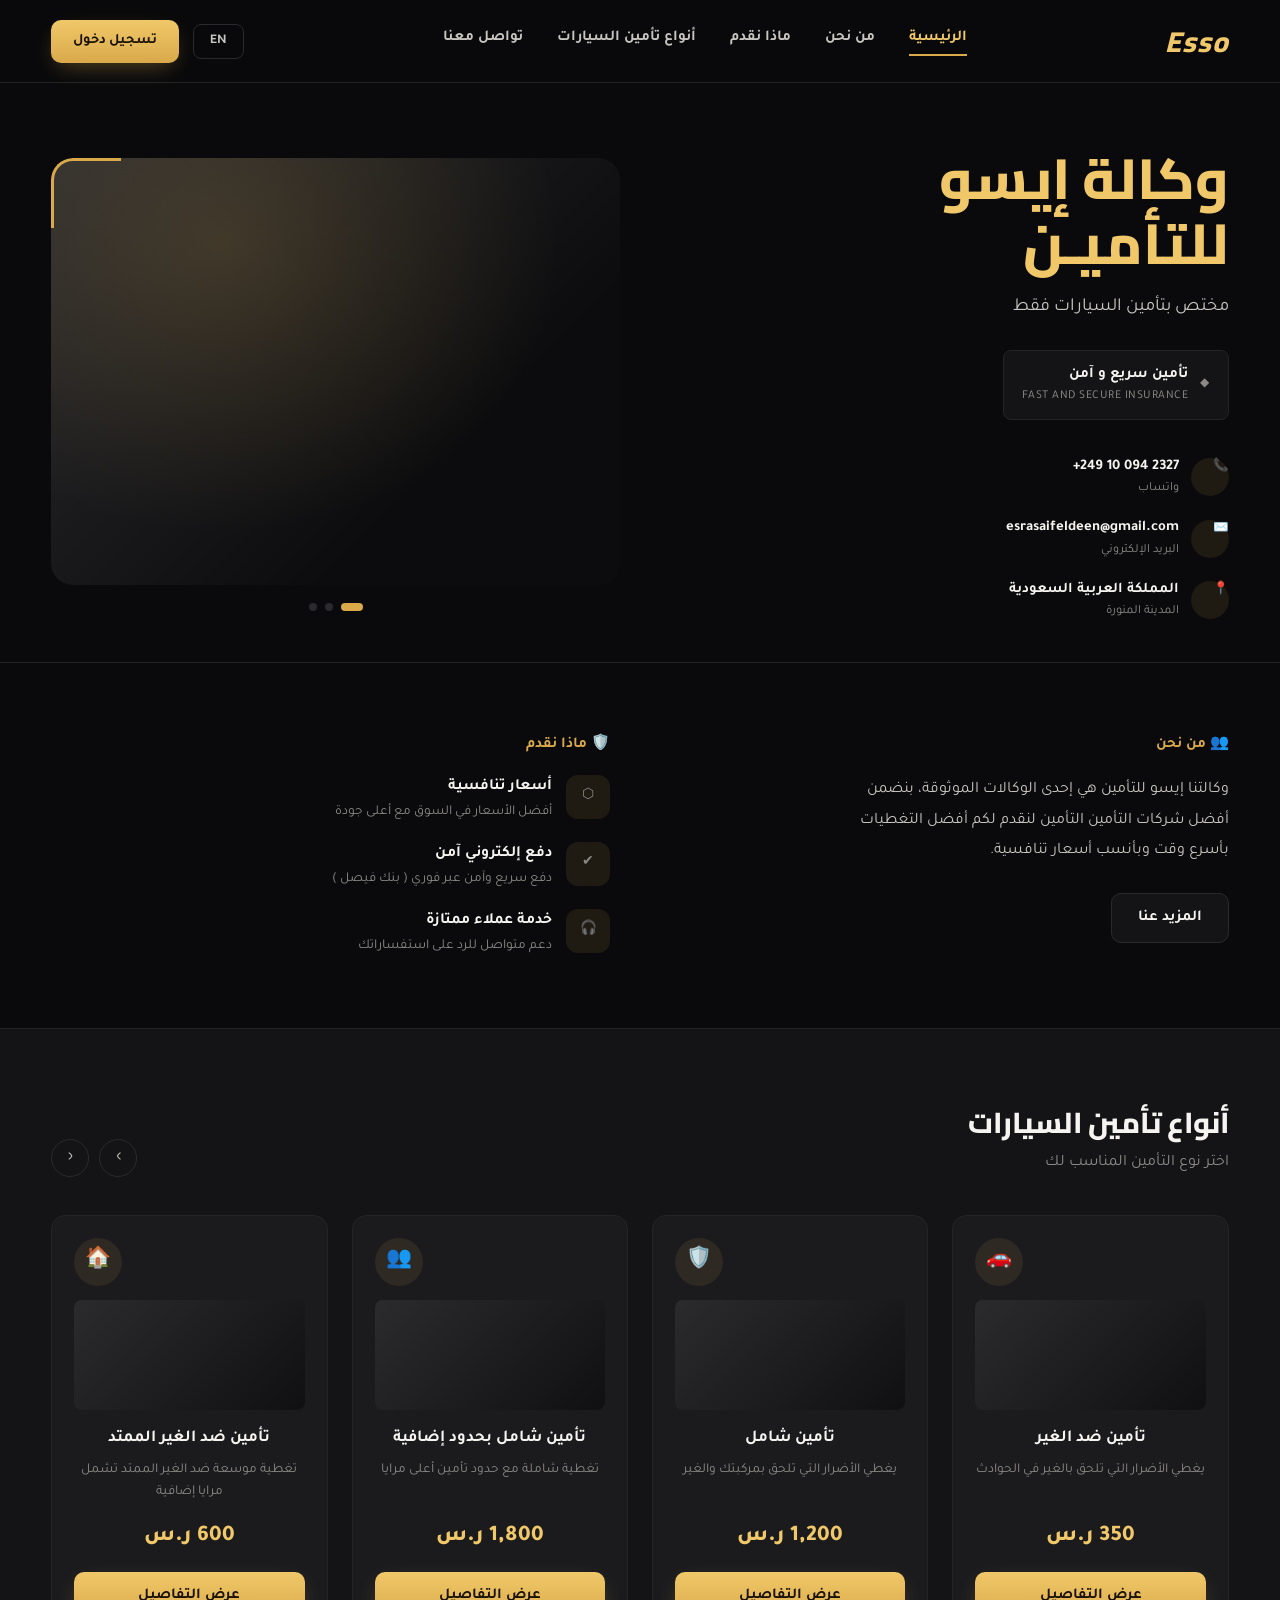
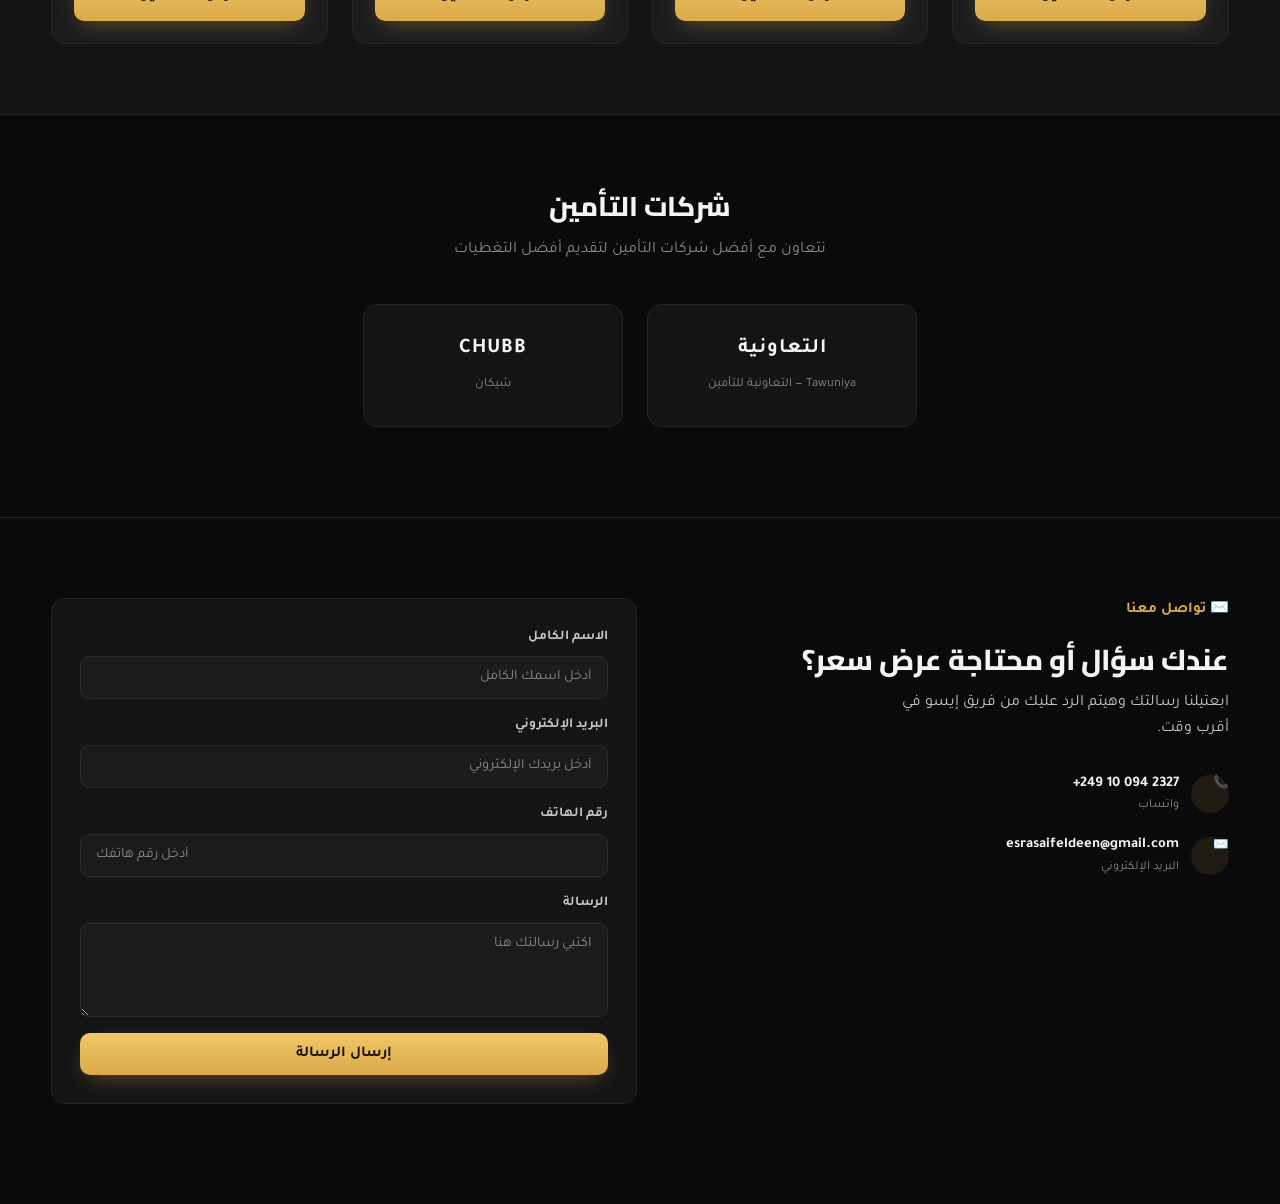
<file: index.html>
<!DOCTYPE html>
<html lang="ar" dir="rtl">
<head>
<meta charset="UTF-8">
<meta name="viewport" content="width=device-width, initial-scale=1.0">
<title>وكالة إيسو للتأمين</title>
<link rel="stylesheet" href="style.css">
<link rel="stylesheet" href="landing.css">
</head>
<body>

<!-- ===================== Header ===================== -->
<header class="site-header">
  <div class="container header-inner">
    <a class="logo" href="#">
      <span class="logo-script">Esso</span>
    </a>

    <nav class="main-nav">
      <a class="active" href="#hero">الرئيسية</a>
      <a href="#about">من نحن</a>
      <a href="#offers">ماذا نقدم</a>
      <a href="#types">أنواع تأمين السيارات</a>
      <a href="#contact">تواصل معنا</a>
    </nav>

    <div class="header-actions">
      <button class="lang-toggle">EN</button>
      <a href="dashboard.html" class="btn btn-gold btn-small">تسجيل دخول</a>
    </div>
  </div>
</header>

<!-- ===================== Hero ===================== -->
<section class="hero" id="hero">
  <div class="container hero-grid">
    <div class="hero-copy">
      <h1>وكالة إيسو <br> للتأميـن</h1>
      <p class="hero-sub">مختص بتأمين السيارات فقط</p>

      <div class="hero-tag">
        <span class="tag-icon">◆</span>
        <div>
          <strong>تأمين سريع و آمن</strong>
          <span>FAST AND SECURE INSURANCE</span>
        </div>
      </div>

      <ul class="contact-strip">
        <li>
          <span class="ci-icon">📞</span>
          <div>
            <strong>2327 094 10 249+</strong>
            <span>واتساب</span>
          </div>
        </li>
        <li>
          <span class="ci-icon">✉️</span>
          <div>
            <strong>esrasaifeldeen@gmail.com</strong>
            <span>البريد الإلكتروني</span>
          </div>
        </li>
        <li>
          <span class="ci-icon">📍</span>
          <div>
            <strong>المملكة العربية السعودية</strong>
            <span>المدينة المنورة</span>
          </div>
        </li>
      </ul>
    </div>

    <div class="hero-media">
      <div class="hero-media-frame">
        <div class="car-photo" role="img" aria-label="صورة سيارة فارهة"></div>
        <span class="frame-corner"></span>
      </div>
      <div class="hero-dots">
        <span class="dot active"></span>
        <span class="dot"></span>
        <span class="dot"></span>
      </div>
    </div>
  </div>
</section>

<!-- ===================== About + Offers ===================== -->
<section class="split-section">
  <div class="container split-grid">

    <div class="split-col" id="about">
      <span class="eyebrow">👥 من نحن</span>
      <p class="split-text">
        وكالتنا إيسو للتأمين هي إحدى الوكالات الموثوقة، بنضمن أفضل شركات التأمين
        التأمين لنقدم لكم أفضل التغطيات بأسرع وقت وبأنسب أسعار تنافسية.
      </p>
      <a href="#about" class="btn btn-ghost">المزيد عنا</a>
    </div>

    <div class="split-col" id="offers">
      <span class="eyebrow">🛡️ ماذا نقدم</span>
      <div class="offer-list">
        <div class="offer-item">
          <span class="offer-icon">⬡</span>
          <strong>أسعار تنافسية</strong>
          <span>أفضل الأسعار في السوق مع أعلى جودة</span>
        </div>
        <div class="offer-item">
          <span class="offer-icon">✔</span>
          <strong>دفع إلكتروني آمن</strong>
          <span>دفع سريع وآمن عبر فوري ( بنك فيصل )</span>
        </div>
        <div class="offer-item">
          <span class="offer-icon">🎧</span>
          <strong>خدمة عملاء ممتازة</strong>
          <span>دعم متواصل للرد على استفساراتك</span>
        </div>
      </div>
    </div>

  </div>
</section>

<!-- ===================== Insurance types ===================== -->
<section class="types-section" id="types">
  <div class="container">
    <div class="types-heading">
      <div>
        <h2>أنواع تأمين السيارات</h2>
        <p>اختر نوع التأمين المناسب لك</p>
      </div>
      <div class="carousel-nav">
        <button aria-label="السابق">›</button>
        <button aria-label="التالي">‹</button>
      </div>
    </div>

    <div class="types-grid">

      <article class="type-card">
        <span class="type-icon">🚗</span>
        <div class="type-photo"></div>
        <h3>تأمين ضد الغير</h3>
        <p>يغطي الأضرار التي تلحق بالغير في الحوادث</p>
        <div class="type-price"><span>350</span> ر.س</div>
        <a href="#" class="btn btn-gold btn-block">عرض التفاصيل</a>
      </article>

      <article class="type-card">
        <span class="type-icon">🛡️</span>
        <div class="type-photo"></div>
        <h3>تأمين شامل</h3>
        <p>يغطي الأضرار التي تلحق بمركبتك والغير</p>
        <div class="type-price"><span>1,200</span> ر.س</div>
        <a href="#" class="btn btn-gold btn-block">عرض التفاصيل</a>
      </article>

      <article class="type-card">
        <span class="type-icon">👥</span>
        <div class="type-photo"></div>
        <h3>تأمين شامل بحدود إضافية</h3>
        <p>تغطية شاملة مع حدود تأمين أعلى مرايا</p>
        <div class="type-price"><span>1,800</span> ر.س</div>
        <a href="#" class="btn btn-gold btn-block">عرض التفاصيل</a>
      </article>

      <article class="type-card">
        <span class="type-icon">🏠</span>
        <div class="type-photo"></div>
        <h3>تأمين ضد الغير الممتد</h3>
        <p>تغطية موسعة ضد الغير الممتد تشمل مرايا إضافية</p>
        <div class="type-price"><span>600</span> ر.س</div>
        <a href="#" class="btn btn-gold btn-block">عرض التفاصيل</a>
      </article>

    </div>
  </div>
</section>

<!-- ===================== Partners ===================== -->
<section class="partners-section" id="partners">
  <div class="container">
    <h2 class="partners-title">شركات التأمين</h2>
    <p class="partners-sub">نتعاون مع أفضل شركات التأمين لتقديم أفضل التغطيات</p>

    <div class="partners-row">
      <div class="partner-logo">
        <strong>التعاونية</strong>
        <span>Tawuniya — التعاونية للتأمين</span>
      </div>
      <div class="partner-logo">
        <strong>CHUBB</strong>
        <span>شيكان</span>
      </div>
    </div>
  </div>
</section>

<!-- ===================== Contact form ===================== -->
<section class="contact-section" id="contact">
  <div class="container contact-grid">
    <div class="contact-copy">
      <span class="eyebrow">✉️ تواصل معنا</span>
      <h2>عندك سؤال أو محتاجة عرض سعر؟</h2>
      <p>ابعتيلنا رسالتك وهيتم الرد عليك من فريق إيسو في أقرب وقت.</p>

      <ul class="contact-strip">
        <li>
          <span class="ci-icon">📞</span>
          <div>
            <strong>2327 094 10 249+</strong>
            <span>واتساب</span>
          </div>
        </li>
        <li>
          <span class="ci-icon">✉️</span>
          <div>
            <strong>esrasaifeldeen@gmail.com</strong>
            <span>البريد الإلكتروني</span>
          </div>
        </li>
      </ul>
    </div>

    <form class="contact-form" data-ajax-form data-success-message="تم استلام رسالتك، هيتم الرد عليك في أقرب وقت 🌙"
          action="https://formspree.io/f/xdablqqn" method="POST">
      <input type="hidden" name="_subject" value="رسالة جديدة من موقع إيسو للتأمين">

      <label>
        الاسم الكامل
        <input type="text" name="name" placeholder="أدخل اسمك الكامل" required>
      </label>

      <label>
        البريد الإلكتروني
        <input type="email" name="email" placeholder="أدخل بريدك الإلكتروني" required>
      </label>

      <label>
        رقم الهاتف
        <input type="tel" name="phone" placeholder="أدخل رقم هاتفك">
      </label>

      <label>
        الرسالة
        <textarea name="message" rows="4" placeholder="اكتبي رسالتك هنا" required></textarea>
      </label>

      <input type="text" name="_gotcha" style="display:none">

      <button type="submit" class="btn btn-gold btn-block">إرسال الرسالة</button>
      <p class="form-status" data-form-status hidden></p>
    </form>
  </div>
</section>

<script src="forms.js"></script>
</body>
</html>
</file>
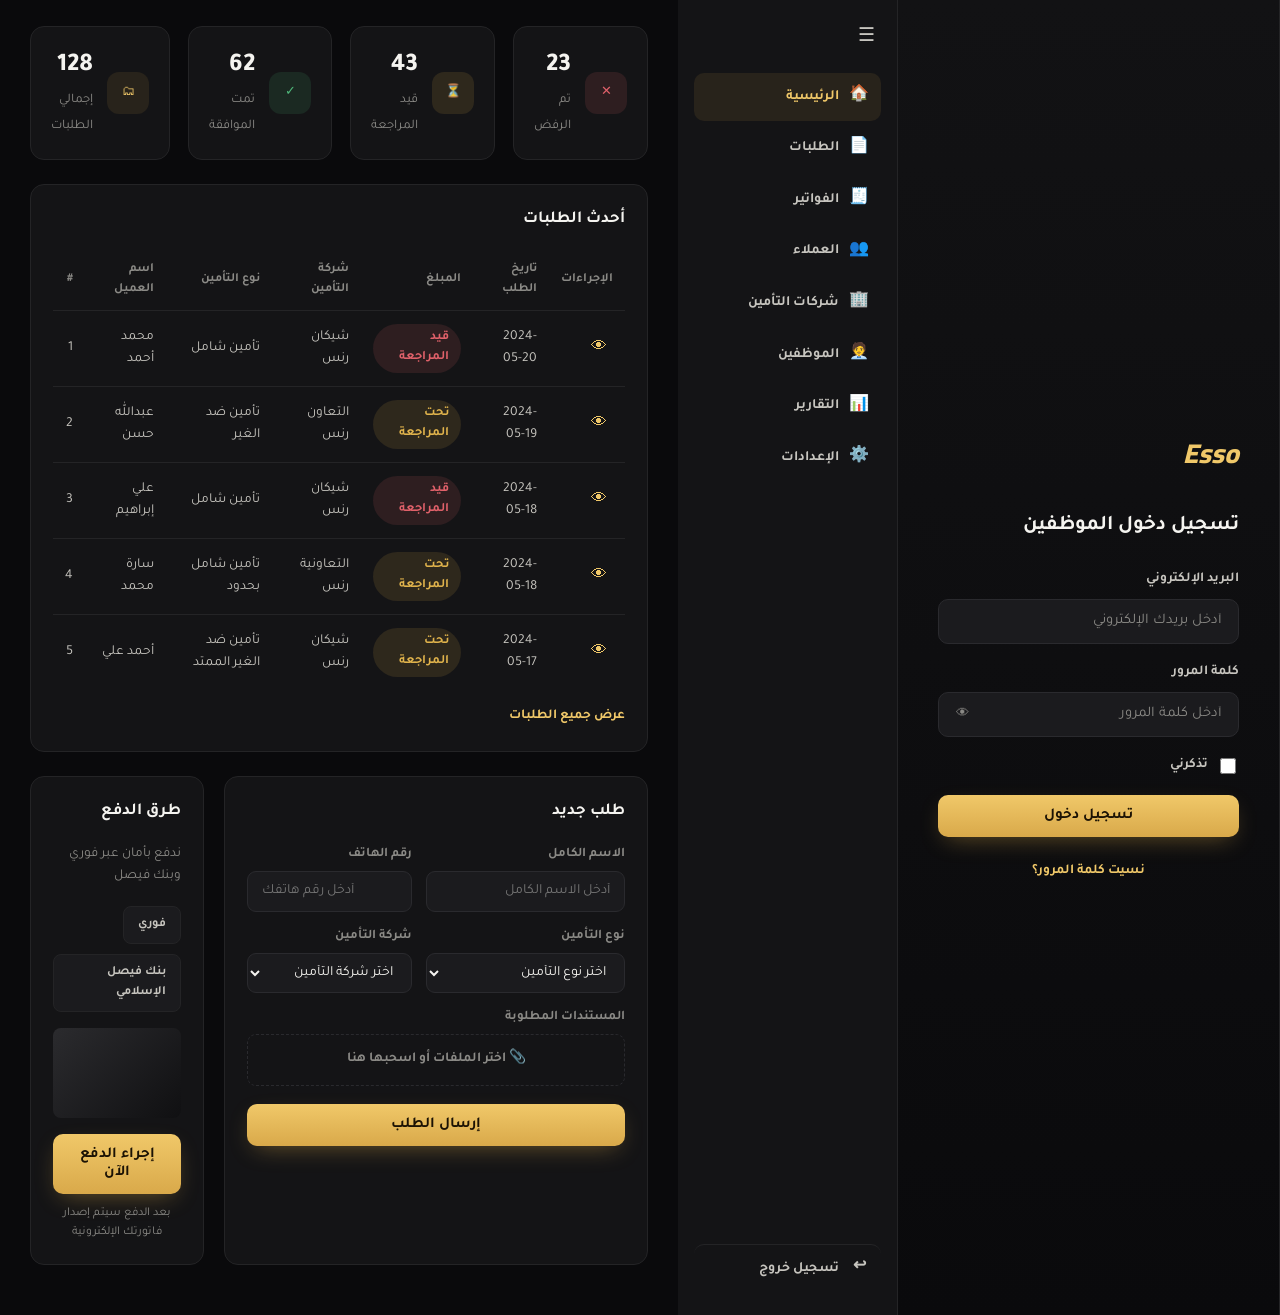
<file: dashboard.html>
<!DOCTYPE html>
<html lang="ar" dir="rtl">
<head>
<meta charset="UTF-8">
<meta name="viewport" content="width=device-width, initial-scale=1.0">
<title>لوحة التحكم — إيسو</title>
<link rel="stylesheet" href="style.css">
<link rel="stylesheet" href="dashboard.css">
</head>
<body>

<div class="app-shell">

  <!-- ===================== Login panel ===================== -->
  <aside class="login-panel">
    <div class="login-inner">
      <span class="logo-script">Esso</span>

      <h1>تسجيل دخول الموظفين</h1>

      <form class="login-form">
        <label>
          البريد الإلكتروني
          <input type="email" placeholder="أدخل بريدك الإلكتروني">
        </label>

        <label>
          كلمة المرور
          <div class="pw-field">
            <input type="password" placeholder="أدخل كلمة المرور">
            <button type="button" class="pw-toggle" aria-label="إظهار كلمة المرور">👁</button>
          </div>
        </label>

        <div class="login-row">
          <label class="remember">
            <input type="checkbox">
            تذكرني
          </label>
        </div>

        <button type="submit" class="btn btn-gold btn-block">تسجيل دخول</button>
        <a href="#" class="forgot-link">نسيت كلمة المرور؟</a>
      </form>
    </div>
  </aside>

  <!-- ===================== Dashboard main ===================== -->
  <main class="dash-main">

    <!-- Sidebar -->
    <nav class="dash-sidebar">
      <button class="sidebar-toggle" aria-label="فتح القائمة">☰</button>
      <ul>
        <li class="active"><a href="#"><span class="icon">🏠</span> الرئيسية</a></li>
        <li><a href="#"><span class="icon">📄</span> الطلبات</a></li>
        <li><a href="#"><span class="icon">🧾</span> الفواتير</a></li>
        <li><a href="#"><span class="icon">👥</span> العملاء</a></li>
        <li><a href="#"><span class="icon">🏢</span> شركات التأمين</a></li>
        <li><a href="#"><span class="icon">🧑‍💼</span> الموظفين</a></li>
        <li><a href="#"><span class="icon">📊</span> التقارير</a></li>
        <li><a href="#"><span class="icon">⚙️</span> الإعدادات</a></li>
      </ul>
      <a href="#" class="logout-link"><span class="icon">↩</span> تسجيل خروج</a>
    </nav>

    <div class="dash-content">

      <!-- Stat cards -->
      <section class="stat-row">
        <div class="stat-card">
          <span class="stat-icon danger">✕</span>
          <div>
            <strong>23</strong>
            <span>تم الرفض</span>
          </div>
        </div>
        <div class="stat-card">
          <span class="stat-icon warning">⏳</span>
          <div>
            <strong>43</strong>
            <span>قيد المراجعة</span>
          </div>
        </div>
        <div class="stat-card">
          <span class="stat-icon success">✓</span>
          <div>
            <strong>62</strong>
            <span>تمت الموافقة</span>
          </div>
        </div>
        <div class="stat-card">
          <span class="stat-icon neutral">🗂</span>
          <div>
            <strong>128</strong>
            <span>إجمالي الطلبات</span>
          </div>
        </div>
      </section>

      <!-- Requests table -->
      <section class="table-card">
        <h2>أحدث الطلبات</h2>
        <div class="table-scroll">
          <table>
            <thead>
              <tr>
                <th>الإجراءات</th>
                <th>تاريخ الطلب</th>
                <th>المبلغ</th>
                <th>شركة التأمين</th>
                <th>نوع التأمين</th>
                <th>اسم العميل</th>
                <th>#</th>
              </tr>
            </thead>
            <tbody>
              <tr>
                <td><button class="row-view">👁</button></td>
                <td>2024-05-20</td>
                <td><span class="badge badge-danger">قيد المراجعة</span></td>
                <td>شيكان رنس</td>
                <td>تأمين شامل</td>
                <td>محمد أحمد</td>
                <td>1</td>
              </tr>
              <tr>
                <td><button class="row-view">👁</button></td>
                <td>2024-05-19</td>
                <td><span class="badge badge-warning">تحت المراجعة</span></td>
                <td>التعاون رنس</td>
                <td>تأمين ضد الغير</td>
                <td>عبدالله حسن</td>
                <td>2</td>
              </tr>
              <tr>
                <td><button class="row-view">👁</button></td>
                <td>2024-05-18</td>
                <td><span class="badge badge-danger">قيد المراجعة</span></td>
                <td>شيكان رنس</td>
                <td>تأمين شامل</td>
                <td>علي إبراهيم</td>
                <td>3</td>
              </tr>
              <tr>
                <td><button class="row-view">👁</button></td>
                <td>2024-05-18</td>
                <td><span class="badge badge-warning">تحت المراجعة</span></td>
                <td>التعاونية رنس</td>
                <td>تأمين شامل بحدود</td>
                <td>سارة محمد</td>
                <td>4</td>
              </tr>
              <tr>
                <td><button class="row-view">👁</button></td>
                <td>2024-05-17</td>
                <td><span class="badge badge-warning">تحت المراجعة</span></td>
                <td>شيكان رنس</td>
                <td>تأمين ضد الغير الممتد</td>
                <td>أحمد علي</td>
                <td>5</td>
              </tr>
            </tbody>
          </table>
        </div>
        <a href="#" class="show-all">عرض جميع الطلبات</a>
      </section>

      <!-- New request + payment -->
      <section class="bottom-row">

        <form class="new-request-card" data-ajax-form data-success-message="تم استلام الطلب بنجاح، هيتم مراجعته قريبًا ✅"
              action="https://formspree.io/f/xdablqqn" method="POST">
          <h2>طلب جديد</h2>
          <input type="hidden" name="_subject" value="طلب تأمين جديد — إيسو">

          <div class="form-grid">
            <label>
              الاسم الكامل
              <input type="text" name="client_name" placeholder="أدخل الاسم الكامل" required>
            </label>
            <label>
              رقم الهاتف
              <input type="tel" name="phone" placeholder="أدخل رقم هاتفك" required>
            </label>
            <label>
              نوع التأمين
              <select name="insurance_type">
                <option>اختر نوع التأمين</option>
                <option>تأمين ضد الغير</option>
                <option>تأمين شامل</option>
                <option>تأمين شامل بحدود إضافية</option>
                <option>تأمين ضد الغير الممتد</option>
              </select>
            </label>
            <label>
              شركة التأمين
              <select name="insurance_company">
                <option>اختر شركة التأمين</option>
                <option>التعاونية</option>
                <option>شيكان</option>
              </select>
            </label>
          </div>
          <label class="file-field">
            المستندات المطلوبة
            <span class="file-drop">
              📎 اختر الملفات أو اسحبها هنا
              <input type="file" name="attachment" class="file-input">
            </span>
          </label>
          <input type="text" name="_gotcha" style="display:none">
          <button type="submit" class="btn btn-gold btn-block">إرسال الطلب</button>
          <p class="form-status" data-form-status hidden></p>
        </form>

        <aside class="payment-card">
          <h2>طرق الدفع</h2>
          <p>ندفع بأمان عبر فوري وبنك فيصل</p>
          <div class="payment-logos">
            <span class="pay-logo">فوري</span>
            <span class="pay-logo">بنك فيصل الإسلامي</span>
          </div>
          <div class="car-thumb"></div>
          <button class="btn btn-gold btn-block">إجراء الدفع الآن</button>
          <span class="payment-note">بعد الدفع سيتم إصدار فاتورتك الإلكترونية</span>
        </aside>

      </section>

    </div>
  </main>

</div>

<script src="forms.js"></script>
</body>
</html>
</file>
<file: style.css>
@import url('https://fonts.googleapis.com/css2?family=Cairo:wght@400;500;600;700;800&family=Tajawal:wght@300;400;500;700&display=swap');

/* ==========================================================================
   ESSO — Design Tokens
   ========================================================================== */
:root{
  --bg-0:#0a0a0c;
  --bg-1:#141416;
  --bg-2:#1b1b1e;
  --bg-3:#212124;
  --border:#2a2a2e;
  --border-soft:#242426;

  --gold:#d9a94a;
  --gold-light:#f0c869;
  --gold-dark:#a97f2f;
  --gold-wash:rgba(217,169,74,.1);

  --text-hi:#f5f4f0;
  --text-mid:#c7c5bf;
  --text-low:#8b8a86;

  --danger:#e0616a;
  --danger-bg:rgba(224,97,106,.12);
  --success:#4fb87a;
  --success-bg:rgba(79,184,122,.12);
  --warning:#e0b34c;
  --warning-bg:rgba(224,179,76,.12);

  --radius-s:8px;
  --radius-m:14px;
  --radius-l:22px;

  --font-display:'Cairo', 'Tajawal', sans-serif;
  --font-body:'Tajawal', 'Cairo', sans-serif;

  --shadow-card: 0 10px 30px -12px rgba(0,0,0,.6);
  --shadow-gold: 0 8px 24px -8px rgba(217,169,74,.45);
}

*,*::before,*::after{ box-sizing:border-box; }

html{ scroll-behavior:smooth; }

body{
  margin:0;
  background:var(--bg-0);
  color:var(--text-hi);
  font-family:var(--font-body);
  direction:rtl;
  line-height:1.6;
  -webkit-font-smoothing:antialiased;
}

img{ max-width:100%; display:block; }
a{ color:inherit; text-decoration:none; }
button{ font-family:inherit; cursor:pointer; border:none; background:none; color:inherit; }
input,select{ font-family:inherit; }
ul{ list-style:none; margin:0; padding:0; }
h1,h2,h3,h4,p{ margin:0; }

/* focus visibility */
a:focus-visible,
button:focus-visible,
input:focus-visible,
select:focus-visible{
  outline:2px solid var(--gold-light);
  outline-offset:2px;
}

@media (prefers-reduced-motion: reduce){
  *{ animation-duration:.01ms !important; transition-duration:.01ms !important; }
}

/* ==========================================================================
   Shared components
   ========================================================================== */
.container{
  width:min(1320px, 92%);
  margin-inline:auto;
}

.eyebrow{
  display:inline-flex;
  align-items:center;
  gap:8px;
  color:var(--gold);
  font-weight:700;
  font-size:.95rem;
}
.eyebrow svg{ width:18px; height:18px; }

.btn{
  display:inline-flex;
  align-items:center;
  justify-content:center;
  gap:8px;
  padding:12px 26px;
  border-radius:10px;
  font-weight:700;
  font-size:.95rem;
  transition:transform .15s ease, box-shadow .15s ease, background .15s ease;
}
.btn-gold{
  background:linear-gradient(180deg, var(--gold-light), var(--gold));
  color:#1b1204;
  box-shadow:var(--shadow-gold);
}
.btn-gold:hover{ transform:translateY(-2px); box-shadow:0 12px 28px -8px rgba(217,169,74,.6); }
.btn-ghost{
  border:1px solid var(--border);
  color:var(--text-hi);
  background:var(--bg-1);
}
.btn-ghost:hover{ border-color:var(--gold-dark); color:var(--gold-light); }

.card{
  background:var(--bg-1);
  border:1px solid var(--border-soft);
  border-radius:var(--radius-m);
  box-shadow:var(--shadow-card);
}

.badge{
  display:inline-flex;
  align-items:center;
  padding:4px 12px;
  border-radius:999px;
  font-size:.8rem;
  font-weight:700;
}
.badge-danger{ background:var(--danger-bg); color:var(--danger); }
.badge-success{ background:var(--success-bg); color:var(--success); }
.badge-warning{ background:var(--warning-bg); color:var(--warning); }

.form-status{
  border-radius:10px;
  padding:14px 16px;
  font-size:.88rem;
  font-weight:600;
  text-align:center;
}
.form-status[hidden]{ display:none; }
.form-status.is-success{ background:var(--success-bg); color:var(--success); }
.form-status.is-error{ background:var(--danger-bg); color:var(--danger); }

.btn[disabled]{ opacity:.6; cursor:not-allowed; transform:none !important; }
</file>
<file: landing.css>
/* ==========================================================================
   Header
   ========================================================================== */
.site-header{
  position:sticky; top:0; z-index:50;
  background:rgba(10,10,12,.85);
  backdrop-filter:blur(10px);
  border-bottom:1px solid var(--border-soft);
}
.header-inner{
  display:flex; align-items:center; justify-content:space-between;
  padding:18px 0;
}
.logo-script{
  font-family:'Cairo', cursive;
  font-style:italic;
  font-weight:800;
  font-size:1.8rem;
  color:var(--gold-light);
  letter-spacing:1px;
}
.main-nav{ display:flex; align-items:center; gap:34px; }
.main-nav a{
  font-size:.95rem; color:var(--text-mid); font-weight:600;
  padding-bottom:4px; border-bottom:2px solid transparent;
  transition:color .15s ease, border-color .15s ease;
}
.main-nav a:hover,
.main-nav a.active{ color:var(--gold-light); border-color:var(--gold); }

.header-actions{ display:flex; align-items:center; gap:14px; }
.lang-toggle{
  border:1px solid var(--border); border-radius:8px;
  padding:8px 16px; font-weight:700; color:var(--text-mid);
  transition:border-color .15s ease, color .15s ease;
}
.lang-toggle:hover{ border-color:var(--gold-dark); color:var(--gold-light); }
.btn-small{ padding:10px 22px; font-size:.9rem; }

/* ==========================================================================
   Hero
   ========================================================================== */
.hero{ padding:64px 0 40px; overflow:hidden; }
.hero-grid{
  display:grid; grid-template-columns:1fr 1fr; align-items:center; gap:40px;
}
.hero-copy h1{
  font-family:var(--font-display);
  font-weight:800;
  font-size:clamp(2.4rem, 4.4vw, 3.6rem);
  line-height:1.15;
  color:var(--gold-light);
  margin-bottom:16px;
}
.hero-sub{ color:var(--text-mid); font-size:1.15rem; margin-bottom:28px; }

.hero-tag{
  display:inline-flex; align-items:center; gap:12px;
  background:var(--bg-1); border:1px solid var(--border-soft);
  padding:12px 18px; border-radius:var(--radius-s);
  margin-bottom:36px;
}
.tag-icon{ color:var(--gold); font-size:1.1rem; }
.hero-tag strong{ display:block; font-size:.95rem; }
.hero-tag span{ display:block; font-size:.75rem; color:var(--text-low); letter-spacing:.5px; }

.contact-strip{ display:flex; flex-direction:column; gap:18px; }
.contact-strip li{ display:flex; align-items:center; gap:12px; }
.ci-icon{
  width:38px; height:38px; border-radius:50%;
  display:flex; align-items:center; justify-content:center;
  background:var(--gold-wash); color:var(--gold-light); font-size:1rem;
}
.contact-strip strong{ display:block; font-size:.92rem; }
.contact-strip span{ display:block; font-size:.78rem; color:var(--text-low); }

.hero-media{ position:relative; }
.hero-media-frame{
  position:relative; border-radius:var(--radius-l); overflow:hidden;
  aspect-ratio:4/3;
}
.car-photo{
  position:absolute; inset:0;
  background:
    radial-gradient(ellipse at 30% 20%, rgba(217,169,74,.18), transparent 60%),
    linear-gradient(135deg, #2b2b2e, #0c0c0e 70%);
}
.frame-corner{
  position:absolute; top:0; left:0; width:70px; height:70px;
  border-top:3px solid var(--gold); border-left:3px solid var(--gold);
  border-top-left-radius:var(--radius-l);
}
.hero-dots{ display:flex; justify-content:center; gap:8px; margin-top:18px; }
.dot{ width:8px; height:8px; border-radius:50%; background:var(--border); }
.dot.active{ background:var(--gold); width:22px; border-radius:5px; transition:width .2s ease; }

/* ==========================================================================
   Split section: about / offers
   ========================================================================== */
.split-section{ padding:70px 0; border-top:1px solid var(--border-soft); }
.split-grid{
  display:grid; grid-template-columns:1fr 1fr; gap:60px;
}
.split-col .eyebrow{ margin-bottom:18px; }
.split-text{ color:var(--text-mid); font-size:1rem; line-height:1.9; margin-bottom:26px; max-width:44ch; }

.offer-list{ display:flex; flex-direction:column; gap:18px; }
.offer-item{
  display:grid; grid-template-columns:44px 1fr; column-gap:14px; row-gap:2px;
  align-items:start;
}
.offer-icon{
  width:44px; height:44px; border-radius:12px;
  background:var(--gold-wash); color:var(--gold-light);
  display:flex; align-items:center; justify-content:center; font-size:1.15rem;
  grid-row:1 / span 2;
}
.offer-item strong{ font-size:.98rem; }
.offer-item span{ font-size:.85rem; color:var(--text-low); }

/* ==========================================================================
   Insurance types
   ========================================================================== */
.types-section{ padding:70px 0; background:var(--bg-1); border-top:1px solid var(--border-soft); border-bottom:1px solid var(--border-soft); }
.types-heading{
  display:flex; align-items:flex-end; justify-content:space-between; margin-bottom:38px;
}
.types-heading h2{ font-family:var(--font-display); font-weight:800; font-size:1.8rem; margin-bottom:6px; }
.types-heading p{ color:var(--text-low); }
.carousel-nav{ display:flex; gap:10px; }
.carousel-nav button{
  width:38px; height:38px; border-radius:50%; border:1px solid var(--border);
  color:var(--text-mid); font-size:1.1rem;
  transition:border-color .15s ease, color .15s ease;
}
.carousel-nav button:hover{ border-color:var(--gold); color:var(--gold-light); }

.types-grid{
  display:grid; grid-template-columns:repeat(4, 1fr); gap:24px;
}
.type-card{
  background:var(--bg-2); border:1px solid var(--border-soft); border-radius:var(--radius-m);
  padding:22px; text-align:center;
  transition:transform .15s ease, border-color .15s ease;
}
.type-card:hover{ transform:translateY(-4px); border-color:var(--gold-dark); }
.type-icon{
  width:48px; height:48px; margin-inline:auto 0; margin-bottom:14px;
  border-radius:50%; background:var(--gold-wash);
  display:flex; align-items:center; justify-content:center; font-size:1.3rem;
}
.type-photo{
  height:110px; border-radius:var(--radius-s); margin-bottom:16px;
  background:linear-gradient(135deg, #2b2b2e, #101012);
}
.type-card h3{ font-size:1.05rem; margin-bottom:8px; }
.type-card p{ color:var(--text-low); font-size:.85rem; margin-bottom:16px; min-height:44px; }
.type-price{ font-size:1.4rem; font-weight:800; color:var(--gold-light); margin-bottom:16px; }
.type-price span{ font-size:1.4rem; }
.btn-block{ width:100%; }

/* ==========================================================================
   Partners
   ========================================================================== */
.partners-section{ padding:70px 0 90px; text-align:center; }
.partners-title{ font-family:var(--font-display); font-weight:800; font-size:1.7rem; margin-bottom:10px; }
.partners-sub{ color:var(--text-low); margin-bottom:40px; }
.partners-row{
  display:flex; justify-content:center; gap:24px; flex-wrap:wrap;
}
.partner-logo{
  background:var(--bg-1); border:1px solid var(--border-soft); border-radius:var(--radius-m);
  padding:28px 60px; min-width:260px;
}
.partner-logo strong{ display:block; font-size:1.3rem; letter-spacing:1px; margin-bottom:6px; color:var(--text-hi); }
.partner-logo span{ font-size:.8rem; color:var(--text-low); }

/* ==========================================================================
   Contact form
   ========================================================================== */
.contact-section{ padding:80px 0 100px; border-top:1px solid var(--border-soft); }
.contact-grid{
  display:grid; grid-template-columns:1fr 1.1fr; gap:60px; align-items:start;
}
.contact-copy h2{
  font-family:var(--font-display); font-weight:800; font-size:1.8rem;
  margin:16px 0 12px; line-height:1.4;
}
.contact-copy p{ color:var(--text-mid); margin-bottom:30px; max-width:40ch; }

.contact-form{
  background:var(--bg-1); border:1px solid var(--border-soft); border-radius:var(--radius-m);
  padding:28px; display:flex; flex-direction:column; gap:16px;
}
.contact-form label{ display:flex; flex-direction:column; gap:8px; font-size:.85rem; color:var(--text-mid); font-weight:600; }
.contact-form input,
.contact-form textarea{
  background:var(--bg-2); border:1px solid var(--border); border-radius:9px;
  padding:12px 15px; color:var(--text-hi); font-size:.9rem; font-family:inherit;
  resize:vertical;
}
.contact-form input:focus-visible,
.contact-form textarea:focus-visible{ border-color:var(--gold); outline:none; }
.contact-form input::placeholder,
.contact-form textarea::placeholder{ color:var(--text-low); }

/* ==========================================================================
   Responsive
   ========================================================================== */
@media (max-width:980px){
  .main-nav{ display:none; }
  .hero-grid, .split-grid, .contact-grid{ grid-template-columns:1fr; }
  .types-grid{ grid-template-columns:repeat(2, 1fr); }
}
@media (max-width:560px){
  .types-grid{ grid-template-columns:1fr; }
  .partner-logo{ min-width:0; width:100%; padding:22px; }
}
</file>
<file: dashboard.css>
body{ background:var(--bg-0); }

.app-shell{
  display:grid;
  grid-template-columns:1fr 2.2fr;
  min-height:100vh;
}

/* ==========================================================================
   Login panel (right column)
   ========================================================================== */
.login-panel{
  background:linear-gradient(180deg, #121214, #0a0a0c);
  border-inline-start:1px solid var(--border-soft);
  display:flex; align-items:center; justify-content:center;
  padding:40px;
}
.login-inner{ width:100%; max-width:360px; }
.login-inner .logo-script{
  font-family:'Cairo', cursive; font-style:italic; font-weight:800;
  font-size:1.7rem; color:var(--gold-light); display:block; margin-bottom:34px;
}
.login-inner h1{ font-size:1.3rem; font-weight:700; margin-bottom:26px; }

.login-form{ display:flex; flex-direction:column; gap:18px; }
.login-form label{ display:flex; flex-direction:column; gap:8px; font-size:.85rem; color:var(--text-mid); font-weight:600; }
.login-form input{
  background:var(--bg-2); border:1px solid var(--border); border-radius:10px;
  padding:13px 16px; color:var(--text-hi); font-size:.92rem;
  transition:border-color .15s ease;
}
.login-form input:focus-visible{ border-color:var(--gold); outline:none; }
.login-form input::placeholder{ color:var(--text-low); }

.pw-field{ position:relative; }
.pw-field input{ width:100%; padding-inline-end:44px; }
.pw-toggle{ position:absolute; inset-inline-end:12px; top:50%; transform:translateY(-50%); color:var(--text-low); }

.login-row{ display:flex; justify-content:space-between; align-items:center; }
.remember{ display:flex !important; flex-direction:row !important; align-items:center; gap:8px; font-weight:500; }
.remember input{ accent-color:var(--gold); width:16px; height:16px; }

.btn-block{ width:100%; }
.forgot-link{
  display:block; text-align:center; margin-top:6px; font-size:.85rem;
  color:var(--gold-light); font-weight:600;
}

/* ==========================================================================
   Dashboard shell
   ========================================================================== */
.dash-main{ display:grid; grid-template-columns:220px 1fr; }

.dash-sidebar{
  background:var(--bg-1); border-inline-start:1px solid var(--border-soft);
  padding:22px 16px; display:flex; flex-direction:column;
}
.sidebar-toggle{ font-size:1.2rem; color:var(--text-mid); margin-bottom:22px; align-self:flex-start; }
.dash-sidebar ul{ display:flex; flex-direction:column; gap:4px; flex:1; }
.dash-sidebar a{
  display:flex; align-items:center; gap:10px;
  padding:11px 12px; border-radius:10px; font-size:.88rem; font-weight:600;
  color:var(--text-mid); transition:background .15s ease, color .15s ease;
}
.dash-sidebar li.active a,
.dash-sidebar a:hover{ background:var(--gold-wash); color:var(--gold-light); }
.dash-sidebar .icon{ font-size:1rem; width:20px; text-align:center; }
.logout-link{
  display:flex; align-items:center; gap:10px; padding:11px 12px;
  color:var(--danger); font-weight:700; font-size:.88rem;
  border-top:1px solid var(--border-soft); margin-top:12px; padding-top:18px;
}

.dash-content{ padding:26px 30px 50px; display:flex; flex-direction:column; gap:24px; }

/* Stat cards */
.stat-row{
  display:grid; grid-template-columns:repeat(4, 1fr); gap:18px;
}
.stat-card{
  background:var(--bg-1); border:1px solid var(--border-soft); border-radius:var(--radius-m);
  padding:20px; display:flex; align-items:center; gap:14px;
}
.stat-card strong{ display:block; font-size:1.6rem; font-weight:800; }
.stat-card span{ font-size:.82rem; color:var(--text-low); }
.stat-icon{
  width:42px; height:42px; border-radius:12px; flex-shrink:0;
  display:flex; align-items:center; justify-content:center; font-size:1.1rem;
}
.stat-icon.danger{ background:var(--danger-bg); color:var(--danger); }
.stat-icon.warning{ background:var(--warning-bg); color:var(--warning); }
.stat-icon.success{ background:var(--success-bg); color:var(--success); }
.stat-icon.neutral{ background:var(--gold-wash); color:var(--gold-light); }

/* Table */
.table-card{
  background:var(--bg-1); border:1px solid var(--border-soft); border-radius:var(--radius-m);
  padding:22px;
}
.table-card h2{ font-size:1.05rem; margin-bottom:16px; }
.table-scroll{ overflow-x:auto; }
table{ width:100%; border-collapse:collapse; font-size:.86rem; }
thead th{
  text-align:start; color:var(--text-low); font-weight:600; font-size:.78rem;
  padding:10px 12px; border-bottom:1px solid var(--border-soft);
}
tbody td{ padding:13px 12px; border-bottom:1px solid var(--border-soft); color:var(--text-mid); }
tbody tr:last-child td{ border-bottom:none; }
.row-view{ color:var(--gold-light); font-size:1rem; }
.show-all{
  display:inline-block; margin-top:16px; color:var(--gold-light); font-weight:700; font-size:.85rem;
}

/* Bottom row: new request + payment */
.bottom-row{
  display:grid; grid-template-columns:1.6fr 1fr; gap:20px;
}
.new-request-card,
.payment-card{
  background:var(--bg-1); border:1px solid var(--border-soft); border-radius:var(--radius-m);
  padding:22px;
}
.new-request-card h2, .payment-card h2{ font-size:1.05rem; margin-bottom:18px; }
.form-grid{ display:grid; grid-template-columns:1fr 1fr; gap:14px; margin-bottom:14px; }
.new-request-card label{ display:flex; flex-direction:column; gap:6px; font-size:.82rem; color:var(--text-low); font-weight:600; }
.new-request-card input,
.new-request-card select{
  background:var(--bg-2); border:1px solid var(--border); border-radius:9px;
  padding:11px 14px; color:var(--text-hi); font-size:.88rem;
}
.file-field{ display:flex; flex-direction:column; gap:6px; margin-bottom:18px; font-size:.82rem; color:var(--text-low); font-weight:600; }
.file-drop{
  position:relative;
  border:1px dashed var(--border); border-radius:9px; padding:14px;
  color:var(--text-low); font-size:.85rem; text-align:center;
}
.file-input{
  position:absolute; inset:0; width:100%; height:100%;
  opacity:0; cursor:pointer;
}

.payment-card p{ color:var(--text-low); font-size:.85rem; margin-bottom:18px; }
.payment-logos{ display:flex; gap:10px; margin-bottom:16px; flex-wrap:wrap; }
.pay-logo{
  background:var(--bg-2); border:1px solid var(--border-soft); border-radius:8px;
  padding:8px 14px; font-size:.78rem; font-weight:700; color:var(--text-mid);
}
.car-thumb{
  height:90px; border-radius:var(--radius-s); margin-bottom:16px;
  background:linear-gradient(135deg, #2b2b2e, #101012);
}
.payment-note{ display:block; text-align:center; margin-top:10px; font-size:.75rem; color:var(--text-low); }

/* ==========================================================================
   Responsive
   ========================================================================== */
@media (max-width:1100px){
  .app-shell{ grid-template-columns:1fr; }
  .login-panel{ border-inline-start:none; border-bottom:1px solid var(--border-soft); }
  .dash-main{ grid-template-columns:1fr; }
  .dash-sidebar{ flex-direction:row; overflow-x:auto; border-inline-start:none; border-bottom:1px solid var(--border-soft); }
  .dash-sidebar ul{ flex-direction:row; }
  .logout-link{ border-top:none; margin-top:0; }
}
@media (max-width:760px){
  .stat-row{ grid-template-columns:repeat(2, 1fr); }
  .bottom-row{ grid-template-columns:1fr; }
  .form-grid{ grid-template-columns:1fr; }
}
</file>
